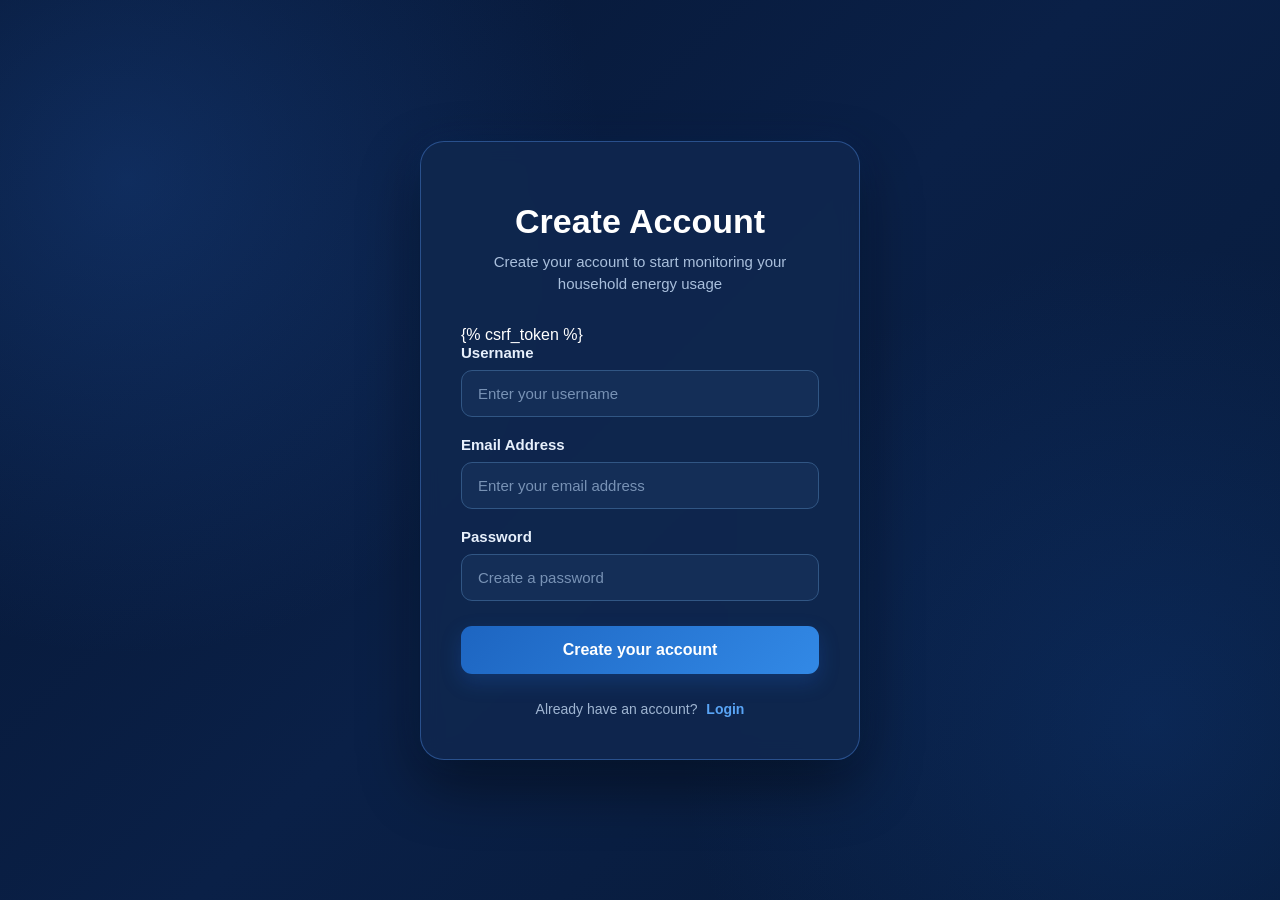
<file: templates/accounts/register.html>
<!DOCTYPE html>
<html lang="en">

<head>

    <meta charset="UTF-8">

    <meta
        name="viewport"
        content="width=device-width, initial-scale=1.0"
    >

    <title>Register | Smart Energy Analytics</title>


    <style>

        * {
            margin: 0;
            padding: 0;
            box-sizing: border-box;
        }


        body {

            min-height: 100vh;

            font-family:
                Arial,
                Helvetica,
                sans-serif;

            background:
                radial-gradient(
                    circle at 10% 20%,
                    rgba(35, 91, 180, 0.30),
                    transparent 35%
                ),

                radial-gradient(
                    circle at 90% 80%,
                    rgba(20, 75, 160, 0.25),
                    transparent 35%
                ),

                linear-gradient(
                    135deg,
                    #061633,
                    #0a2047,
                    #071a38
                );

            display: flex;

            justify-content: center;

            align-items: center;

            color: white;

        }


        /* Main Authentication Area */

        .auth-container {

            width: 100%;

            min-height: 100vh;

            display: flex;

            justify-content: center;

            align-items: center;

            padding: 30px;

        }


        /* Register Card */

        .register-card {

            width: 440px;

            max-width: 100%;

            padding: 42px 40px;

            background:
                rgba(15, 39, 78, 0.94);

            border:
                1px solid
                rgba(73, 132, 218, 0.45);

            border-radius: 24px;

            box-shadow:

                0 25px 60px
                rgba(0, 0, 0, 0.45),

                0 0 35px
                rgba(30, 91, 180, 0.12);

            backdrop-filter: blur(10px);

        }


        /* Logo */

        .logo {

            text-align: center;

            margin-bottom: 12px;

        }


        .logo-icon {

            font-size: 34px;

            margin-right: 8px;

        }


        .logo-text {

            font-size: 22px;

            font-weight: 700;

            color: #eaf3ff;

        }


        /* Heading */

        .register-title {

            text-align: center;

            font-size: 34px;

            font-weight: 700;

            margin-top: 18px;

            margin-bottom: 10px;

            color: #ffffff;

        }


        .register-subtitle {

            text-align: center;

            font-size: 15px;

            line-height: 1.5;

            color: #a9bfdc;

            margin-bottom: 30px;

        }


        /* Form */

        .form-group {

            margin-bottom: 19px;

        }


        .form-group label {

            display: block;

            font-size: 15px;

            font-weight: 600;

            color: #e7f0fc;

            margin-bottom: 9px;

        }


        /* Input */

        .form-input {

            width: 100%;

            padding: 14px 16px;

            background: #142e57;

            border: 1px solid #315684;

            border-radius: 11px;

            outline: none;

            color: #ffffff;

            font-size: 15px;

            transition: 0.25s ease;

        }


        .form-input::placeholder {

            color: #7892b5;

        }


        .form-input:focus {

            border-color: #4d91e8;

            box-shadow:
                0 0 0 3px
                rgba(55, 126, 218, 0.16);

            background: #17345f;

        }


        /* Register Button */

        .register-button {

            width: 100%;

            padding: 15px;

            margin-top: 6px;

            border: none;

            border-radius: 11px;

            background:
                linear-gradient(
                    135deg,
                    #1d65c1,
                    #3289e6
                );

            color: white;

            font-size: 16px;

            font-weight: 700;

            cursor: pointer;

            box-shadow:
                0 8px 20px
                rgba(29, 101, 193, 0.28);

            transition: all 0.25s ease;

        }


        .register-button:hover {

            transform: translateY(-2px);

            box-shadow:
                0 12px 25px
                rgba(29, 101, 193, 0.38);

            background:
                linear-gradient(
                    135deg,
                    #2874d0,
                    #4298ed
                );

        }


        .register-button:active {

            transform: translateY(0);

        }


        /* Login Section */

        .login-section {

            text-align: center;

            margin-top: 27px;

            font-size: 14px;

            color: #9fb5d2;

        }


        .login-link {

            color: #59a4f5;

            text-decoration: none;

            font-weight: 600;

            margin-left: 5px;

            transition: 0.2s ease;

        }


        .login-link:hover {

            color: #8bc5ff;

            text-decoration: underline;

        }


        /* Mobile */

        @media (max-width: 500px) {

            .auth-container {

                padding: 18px;

            }


            .register-card {

                padding: 32px 24px;

                border-radius: 20px;

            }


            .register-title {

                font-size: 29px;

            }


            .logo-text {

                font-size: 19px;

            }

        }

    </style>

</head>


<body>


<div class="auth-container">


    <div class="register-card">


        <!-- Logo -->

        <div class="logo">
        </div>


        <!-- Heading -->

        <h1 class="register-title">

            Create Account

        </h1>


        <p class="register-subtitle">

            Create your account to start monitoring
            your household energy usage

        </p>


        <!-- Register Form -->

        <form method="POST">

            {% csrf_token %}


            <!-- Username -->

            <div class="form-group">

                <label for="username">

                    Username

                </label>

                <input
                    type="text"
                    id="username"
                    name="username"
                    class="form-input"
                    placeholder="Enter your username"
                    required
                >

            </div>


            <!-- Email -->

            <div class="form-group">

                <label for="email">

                    Email Address

                </label>

                <input
                    type="email"
                    id="email"
                    name="email"
                    class="form-input"
                    placeholder="Enter your email address"
                    required
                >

            </div>


            <!-- Password -->

            <div class="form-group">

                <label for="password">

                    Password

                </label>

                <input
                    type="password"
                    id="password"
                    name="password"
                    class="form-input"
                    placeholder="Create a password"
                    required
                >

            </div>


            <!-- Register Button -->

            <button
                type="submit"
                class="register-button"
            >

                Create your account

            </button>


        </form>


        <!-- Login -->

        <div class="login-section">

            Already have an account?

            <a
                href="/login/"
                class="login-link"
            >

                Login

            </a>

        </div>


    </div>


</div>


</body>

</html>
</file>
